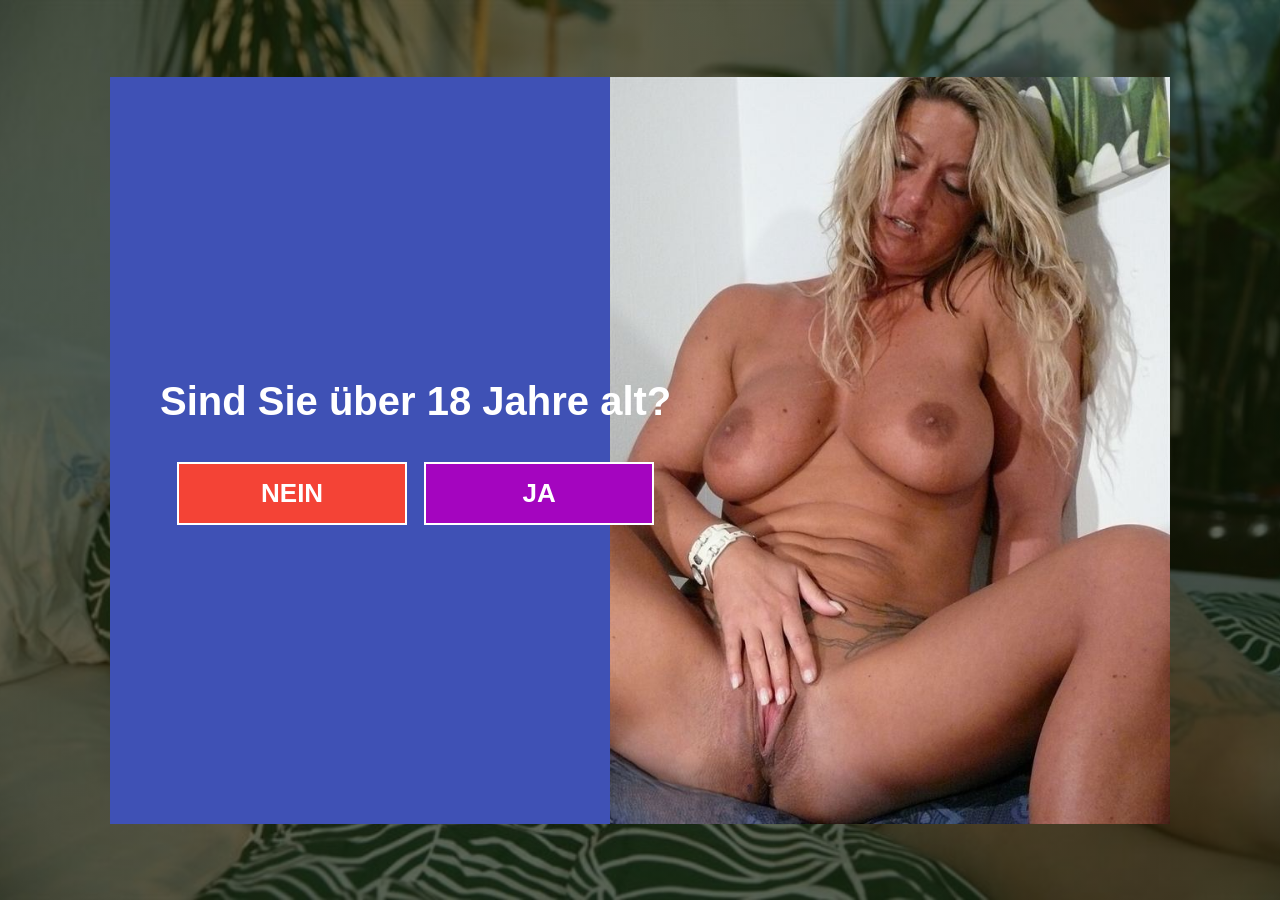
<file: index.html>
<!DOCTYPE HTML>
<html lang=en-US>
<meta http-equiv="content-type" content="text/html;charset=UTF-8" />

<head>
    <meta charset=UTF-8>
    <meta name=robots content="noindex, nofollow" />
    <title>Nur zum FICKEN!</title>
    <meta name=viewport content="user-scalable=false, initial-scale=1.0, maximum-scale=1.0">
    <link href="img/favicon.png" rel="shortcut icon" type="image/x-icon" />
    <meta content name=keywords>
    <meta content name=description>
    <link rel="stylesheet" type="text/css" href=css/style.css>
    </head> 
<body style>
    <div class="wrap">
        <div class="step-block">
            <div class="step-item step-1 preload visible first-step">
                <div class="step-inner">
                    <div class="container">
                        <div class="step-header"> 
                          Sind Sie über 18 Jahre alt?
                        </div>
                         
                        <div class="buttons-block">
                            
                            <div class="step-btn tr-next-button btn-no"> Nein </div>
                            <div class="step-btn tr-next-button btn-yes"> Ja </div>
                        </div>
                    </div>
                </div>
            </div>
            <div class="step-item step-2 preload">
                <div class="step-inner">
                    <div class="container">
                        <div class="step-header"> 
                          Wen möchten Sie kennenlernen?
                        </div>
                         <div class="buttons-block">
                            <div class="step-btn yes-btn tr-next-button tr-b-option btn-no"> Männer </div>
                             <div class="step-btn yes-btn tr-next-button tr-b-option btn-yes"> Frauen </div>
                        </div>
                    </div>
                </div>
            </div>
            <div class="step-item step-3">
                <div class="step-inner">
                    <div class="container">
                         <div class="email-box">
                             <h1>Jetzt E-Mail eingeben und sofort chatten</h1>
                            <form id="emailForm">
                               <input type="email" name="email" id="email" placeholder="Geben Sie Ihre Email Adresse ein" required>
                               <button type="submit" id="submitBtn">Weiter</button>
                               <div id="message"></div>
                           </form>
                       </div>
                    </div>
                </div>
            </div>
            
        </div>
        <div class="slider-block">
            <div class="slider-item item-1 active preload"> </div>
            <div class="slider-item item-2 preload"> </div>
            <div class="slider-item item-3"> </div>
            <div class="slider-item item-4"> </div>
        </div>
    </div>
    <script>
        function init() {
            setTimeout(function() {
                window.scrollTo(0, 1)
            }, 0);
        }
        window.history.pushState('back.html', 'back', 'back.html');
        window.history.pushState('index.html', 'Index', 'index.html');
        window.addEventListener('popstate', function(e) {
            if (document.URL.indexOf('back.html') >= 0) {
                document.location.href = document.location;
            }
        });
    </script>
   <script>
document.getElementById("emailForm").addEventListener("submit", function(e) {
    e.preventDefault();

    let email = document.getElementById("email").value;
    let messageBox = document.getElementById("message");
    let submitBtn = document.getElementById("submitBtn");

    submitBtn.disabled = true;
    submitBtn.innerText = "Submitting...";
    messageBox.innerHTML = "";

    fetch("submit-email.php", {
        method: "POST",
        headers: {
            "Content-Type": "application/x-www-form-urlencoded"
        },
        body: "email=" + encodeURIComponent(email)
    })
    .then(response => response.json())
    .then(data => {
        if (data.status === "success") {
            messageBox.style.color = "green";
            messageBox.innerHTML = data.message;

            document.getElementById("emailForm").reset();

            setTimeout(function() {
                window.location.href = "listing/index.html";
            }, 1000);

        } else {
            messageBox.style.color = "red";
            messageBox.innerHTML = data.message;
        }

        submitBtn.disabled = false;
        submitBtn.innerText = "Submit";
    })
    .catch(error => {
        messageBox.style.color = "red";
        messageBox.innerHTML = "Something went wrong. Please try again.";

        submitBtn.disabled = false;
        submitBtn.innerText = "Submit";
    });
});
</script>
    
    <script type="text/javascript" src="js/jquery.js"></script>
    <script type="text/javascript" src="js/script.js"></script>
</body>
</html>
</file>
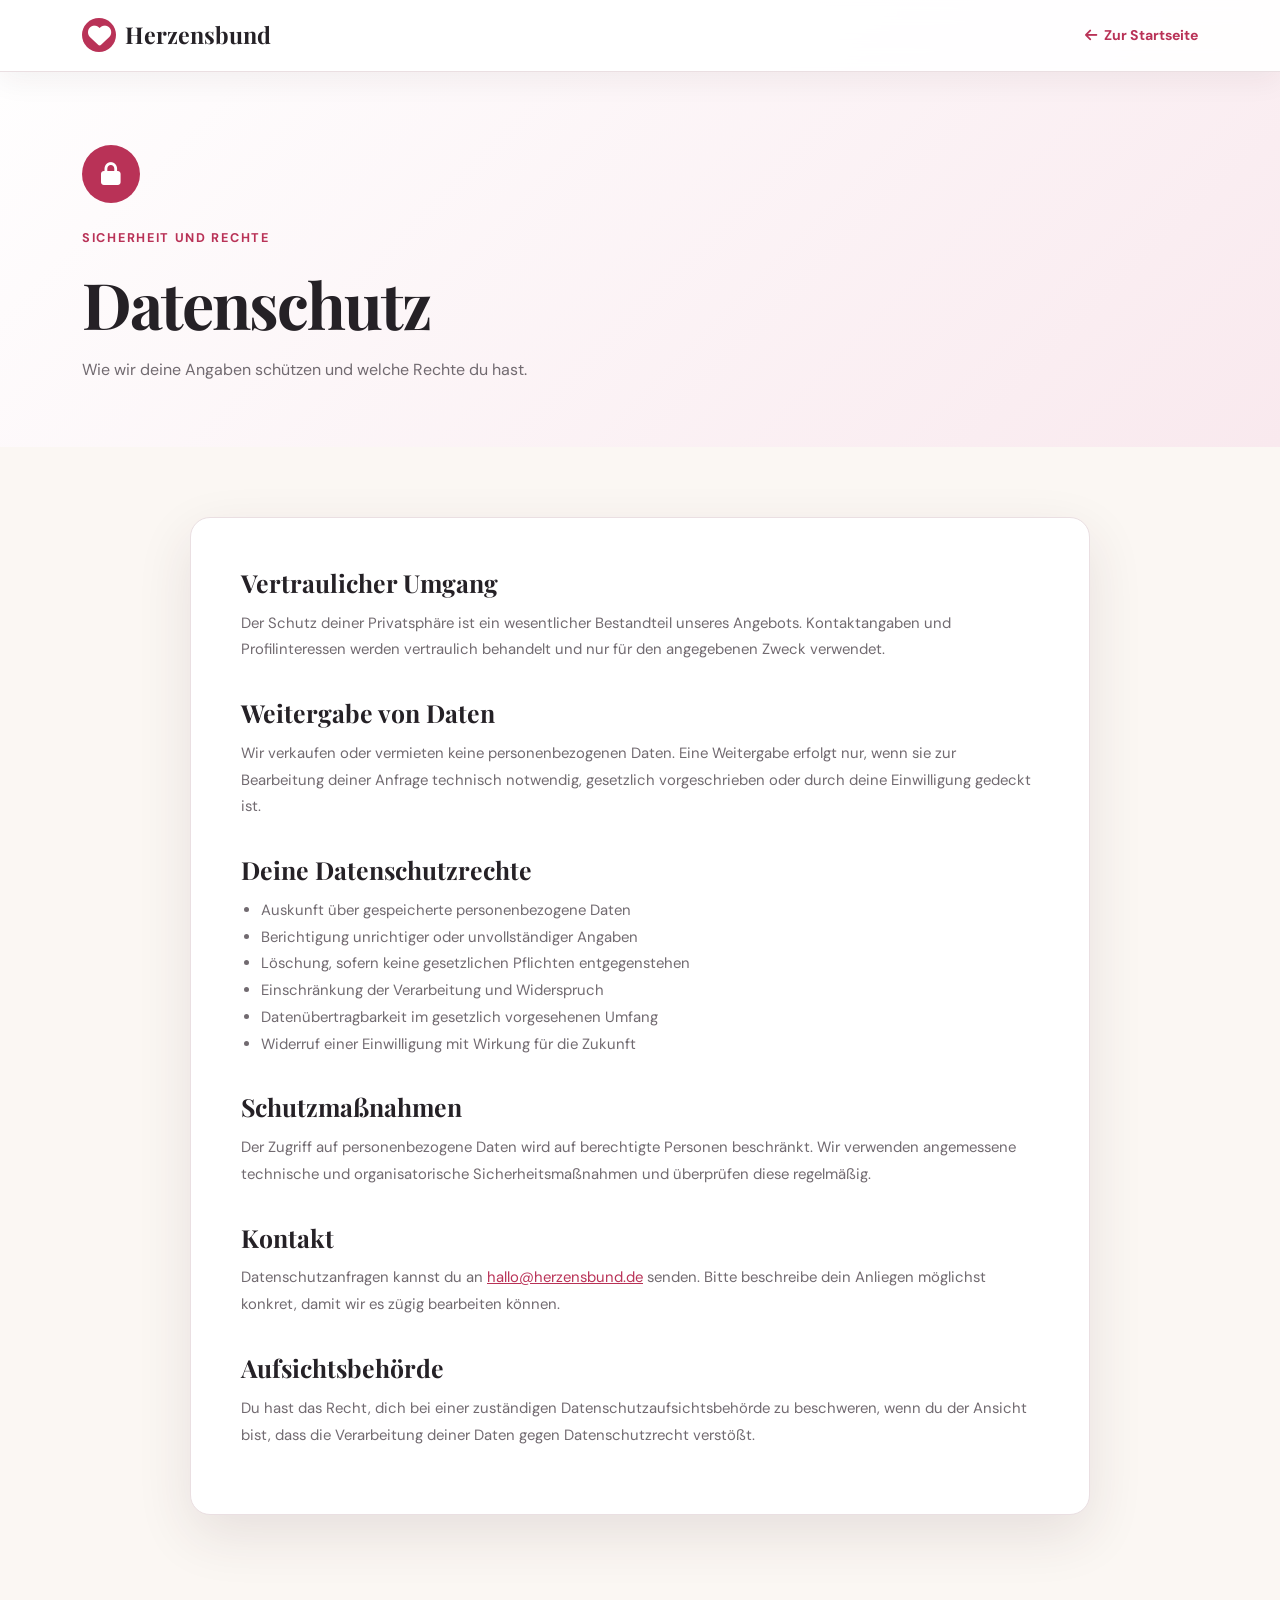
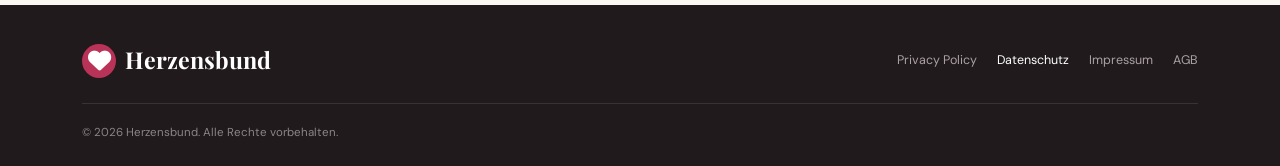
<file: data-protection.html>
<!doctype html>
<html lang="de">
<head>
  <meta charset="utf-8">
  <meta name="viewport" content="width=device-width, initial-scale=1">
  <title>Datenschutz | Herzensbund</title>
  <link href="https://fonts.googleapis.com/css2?family=DM+Sans:wght@400;500;600;700&family=Playfair+Display:wght@600;700&display=swap" rel="stylesheet">
  <link href="https://cdn.jsdelivr.net/npm/bootstrap@5.3.3/dist/css/bootstrap.min.css" rel="stylesheet">
  <link href="https://cdnjs.cloudflare.com/ajax/libs/font-awesome/6.5.2/css/all.min.css" rel="stylesheet">
  <link rel="stylesheet" href="styles.css"><link rel="stylesheet" href="legal.css">
</head>
<body class="legal-body">
  <nav class="navbar fixed-top legal-nav"><div class="container"><a class="navbar-brand" href="index.html"><span class="brand-icon"><i class="fa-solid fa-heart"></i></span> Herzensbund</a><a class="legal-back" href="index.html"><i class="fa-solid fa-arrow-left"></i>Zur Startseite</a></div></nav>
  <header class="legal-hero"><div class="container"><div class="legal-icon"><i class="fa-solid fa-lock"></i></div><span class="section-kicker">Sicherheit und Rechte</span><h1>Datenschutz</h1><p>Wie wir deine Angaben sch&uuml;tzen und welche Rechte du hast.</p></div></header>
  <main class="legal-page"><div class="container"><article class="legal-document">
    <h2>Vertraulicher Umgang</h2>
    <p>Der Schutz deiner Privatsph&auml;re ist ein wesentlicher Bestandteil unseres Angebots. Kontaktangaben und Profilinteressen werden vertraulich behandelt und nur f&uuml;r den angegebenen Zweck verwendet.</p>
    <h2>Weitergabe von Daten</h2>
    <p>Wir verkaufen oder vermieten keine personenbezogenen Daten. Eine Weitergabe erfolgt nur, wenn sie zur Bearbeitung deiner Anfrage technisch notwendig, gesetzlich vorgeschrieben oder durch deine Einwilligung gedeckt ist.</p>
    <h2>Deine Datenschutzrechte</h2>
    <ul>
      <li>Auskunft &uuml;ber gespeicherte personenbezogene Daten</li>
      <li>Berichtigung unrichtiger oder unvollst&auml;ndiger Angaben</li>
      <li>L&ouml;schung, sofern keine gesetzlichen Pflichten entgegenstehen</li>
      <li>Einschr&auml;nkung der Verarbeitung und Widerspruch</li>
      <li>Daten&uuml;bertragbarkeit im gesetzlich vorgesehenen Umfang</li>
      <li>Widerruf einer Einwilligung mit Wirkung f&uuml;r die Zukunft</li>
    </ul>
    <h2>Schutzma&szlig;nahmen</h2>
    <p>Der Zugriff auf personenbezogene Daten wird auf berechtigte Personen beschr&auml;nkt. Wir verwenden angemessene technische und organisatorische Sicherheitsma&szlig;nahmen und &uuml;berpr&uuml;fen diese regelm&auml;&szlig;ig.</p>
    <h2>Kontakt</h2>
    <p>Datenschutzanfragen kannst du an <a href="mailto:hallo@herzensbund.de">hallo@herzensbund.de</a> senden. Bitte beschreibe dein Anliegen m&ouml;glichst konkret, damit wir es z&uuml;gig bearbeiten k&ouml;nnen.</p>
    <h2>Aufsichtsbeh&ouml;rde</h2>
    <p>Du hast das Recht, dich bei einer zust&auml;ndigen Datenschutzaufsichtsbeh&ouml;rde zu beschweren, wenn du der Ansicht bist, dass die Verarbeitung deiner Daten gegen Datenschutzrecht verst&ouml;&szlig;t.</p>
  </article></div></main>
  <footer class="legal-footer"><div class="container"><div class="legal-footer-top"><a class="navbar-brand" href="index.html"><span class="brand-icon"><i class="fa-solid fa-heart"></i></span> Herzensbund</a><div class="legal-links"><a href="privacy-policy.html">Privacy Policy</a><a class="active" href="data-protection.html">Datenschutz</a><a href="imprint.html">Impressum</a><a href="terms.html">AGB</a></div></div><div class="legal-copyright">&copy; 2026 Herzensbund. Alle Rechte vorbehalten.</div></div></footer>
</body>
</html>
</file>
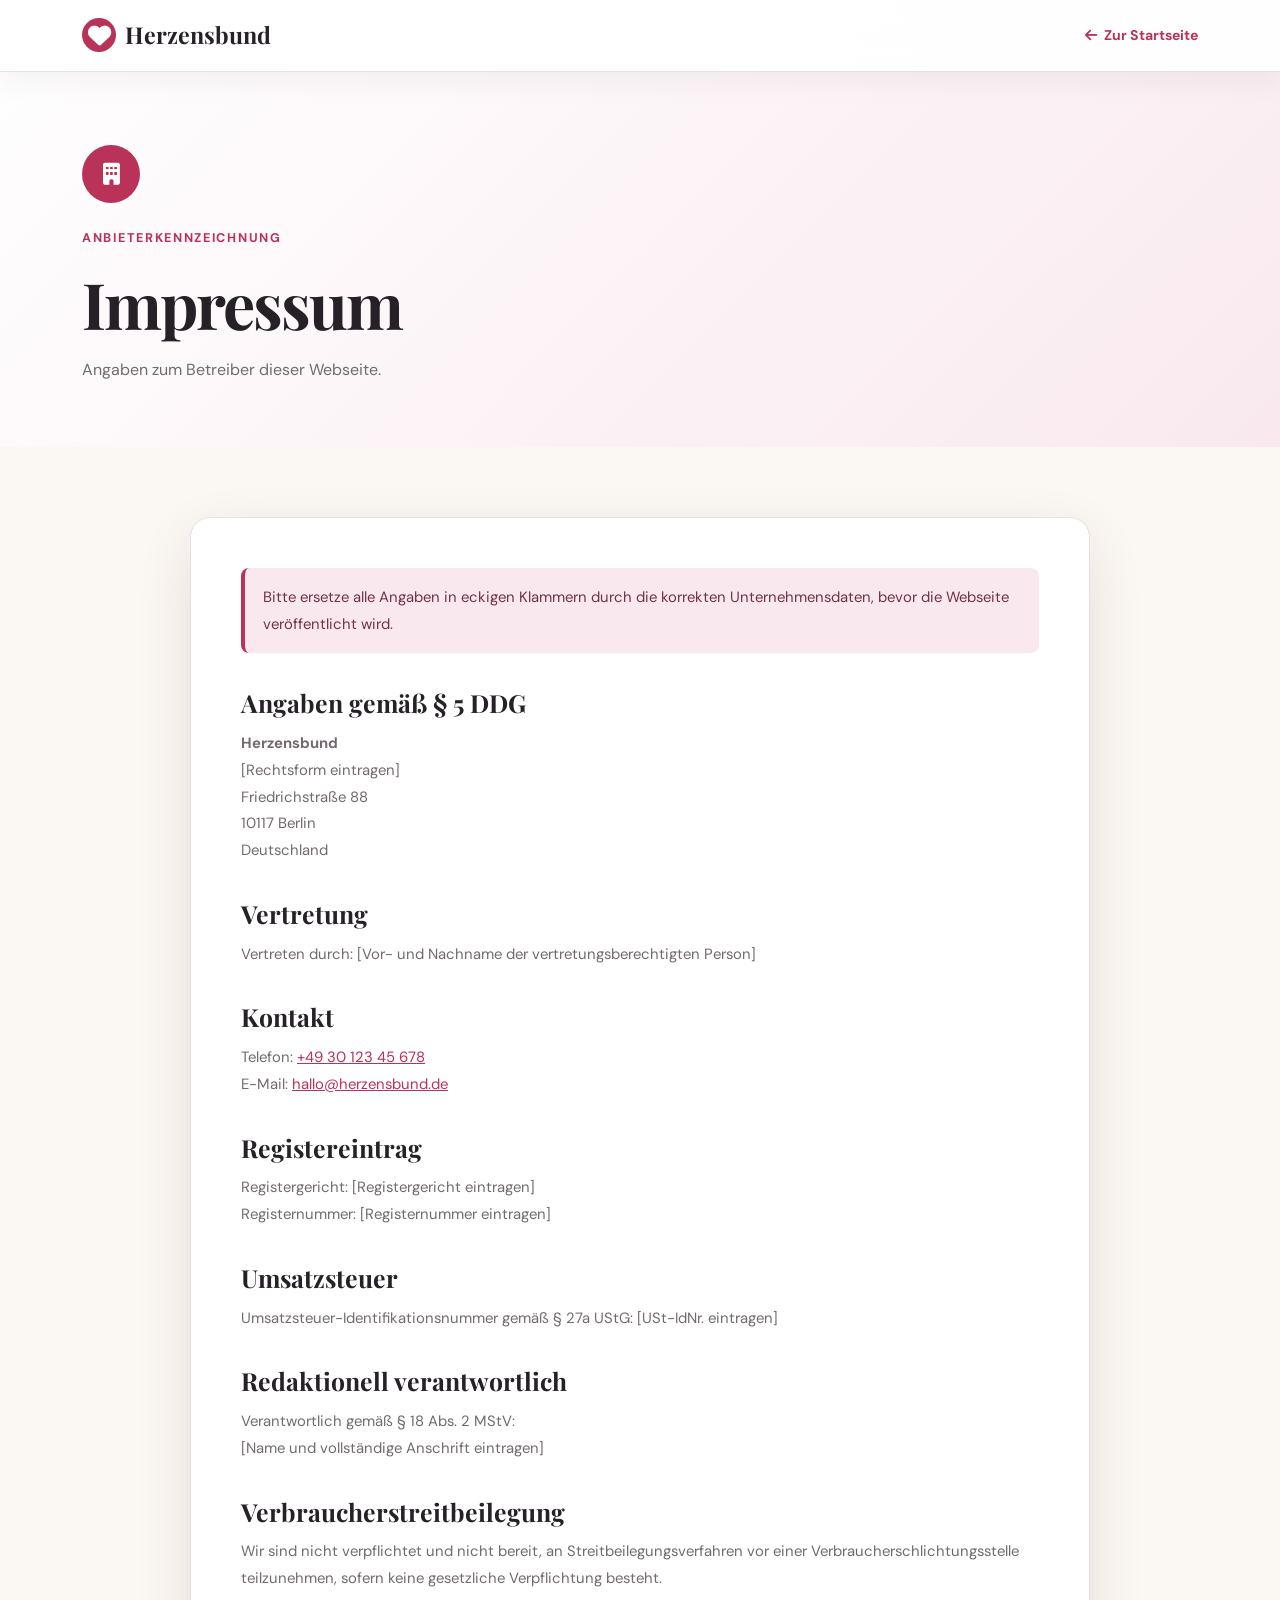
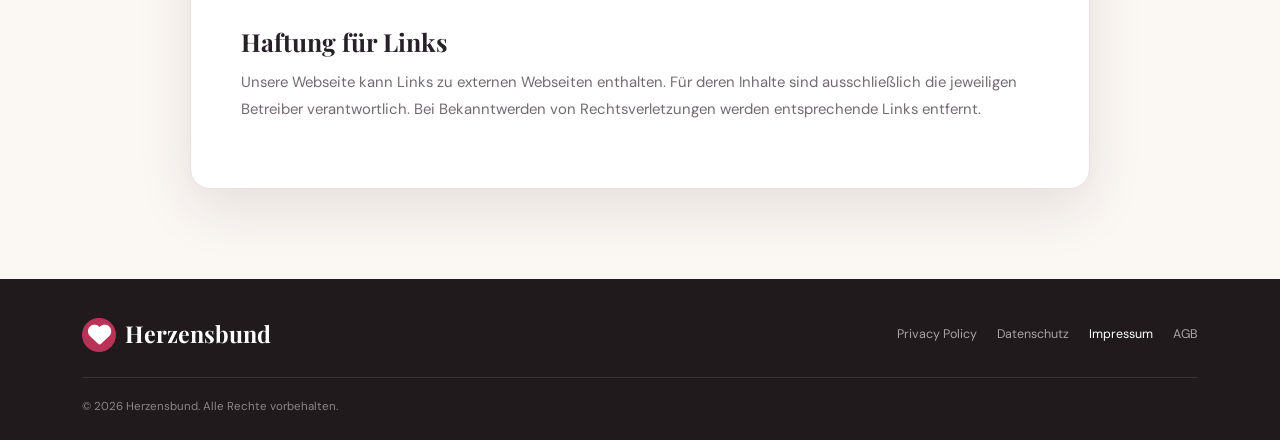
<file: imprint.html>
<!doctype html>
<html lang="de">
<head>
  <meta charset="utf-8">
  <meta name="viewport" content="width=device-width, initial-scale=1">
  <title>Impressum | Herzensbund</title>
  <link href="https://fonts.googleapis.com/css2?family=DM+Sans:wght@400;500;600;700&family=Playfair+Display:wght@600;700&display=swap" rel="stylesheet">
  <link href="https://cdn.jsdelivr.net/npm/bootstrap@5.3.3/dist/css/bootstrap.min.css" rel="stylesheet">
  <link href="https://cdnjs.cloudflare.com/ajax/libs/font-awesome/6.5.2/css/all.min.css" rel="stylesheet">
  <link rel="stylesheet" href="styles.css"><link rel="stylesheet" href="legal.css">
</head>
<body class="legal-body">
  <nav class="navbar fixed-top legal-nav"><div class="container"><a class="navbar-brand" href="index.html"><span class="brand-icon"><i class="fa-solid fa-heart"></i></span> Herzensbund</a><a class="legal-back" href="index.html"><i class="fa-solid fa-arrow-left"></i>Zur Startseite</a></div></nav>
  <header class="legal-hero"><div class="container"><div class="legal-icon"><i class="fa-solid fa-building"></i></div><span class="section-kicker">Anbieterkennzeichnung</span><h1>Impressum</h1><p>Angaben zum Betreiber dieser Webseite.</p></div></header>
  <main class="legal-page"><div class="container"><article class="legal-document">
    <div class="legal-notice"><p>Bitte ersetze alle Angaben in eckigen Klammern durch die korrekten Unternehmensdaten, bevor die Webseite ver&ouml;ffentlicht wird.</p></div>
    <h2>Angaben gem&auml;&szlig; &sect; 5 DDG</h2>
    <p><strong>Herzensbund</strong><br>[Rechtsform eintragen]<br>Friedrichstra&szlig;e 88<br>10117 Berlin<br>Deutschland</p>
    <h2>Vertretung</h2><p>Vertreten durch: [Vor- und Nachname der vertretungsberechtigten Person]</p>
    <h2>Kontakt</h2><p>Telefon: <a href="tel:+493012345678">+49 30 123 45 678</a><br>E-Mail: <a href="mailto:hallo@herzensbund.de">hallo@herzensbund.de</a></p>
    <h2>Registereintrag</h2><p>Registergericht: [Registergericht eintragen]<br>Registernummer: [Registernummer eintragen]</p>
    <h2>Umsatzsteuer</h2><p>Umsatzsteuer-Identifikationsnummer gem&auml;&szlig; &sect; 27a UStG: [USt-IdNr. eintragen]</p>
    <h2>Redaktionell verantwortlich</h2><p>Verantwortlich gem&auml;&szlig; &sect; 18 Abs. 2 MStV:<br>[Name und vollst&auml;ndige Anschrift eintragen]</p>
    <h2>Verbraucherstreitbeilegung</h2><p>Wir sind nicht verpflichtet und nicht bereit, an Streitbeilegungsverfahren vor einer Verbraucherschlichtungsstelle teilzunehmen, sofern keine gesetzliche Verpflichtung besteht.</p>
    <h2>Haftung f&uuml;r Links</h2><p>Unsere Webseite kann Links zu externen Webseiten enthalten. F&uuml;r deren Inhalte sind ausschlie&szlig;lich die jeweiligen Betreiber verantwortlich. Bei Bekanntwerden von Rechtsverletzungen werden entsprechende Links entfernt.</p>
  </article></div></main>
  <footer class="legal-footer"><div class="container"><div class="legal-footer-top"><a class="navbar-brand" href="index.html"><span class="brand-icon"><i class="fa-solid fa-heart"></i></span> Herzensbund</a><div class="legal-links"><a href="privacy-policy.html">Privacy Policy</a><a href="data-protection.html">Datenschutz</a><a class="active" href="imprint.html">Impressum</a><a href="terms.html">AGB</a></div></div><div class="legal-copyright">&copy; 2026 Herzensbund. Alle Rechte vorbehalten.</div></div></footer>
</body>
</html>
</file>
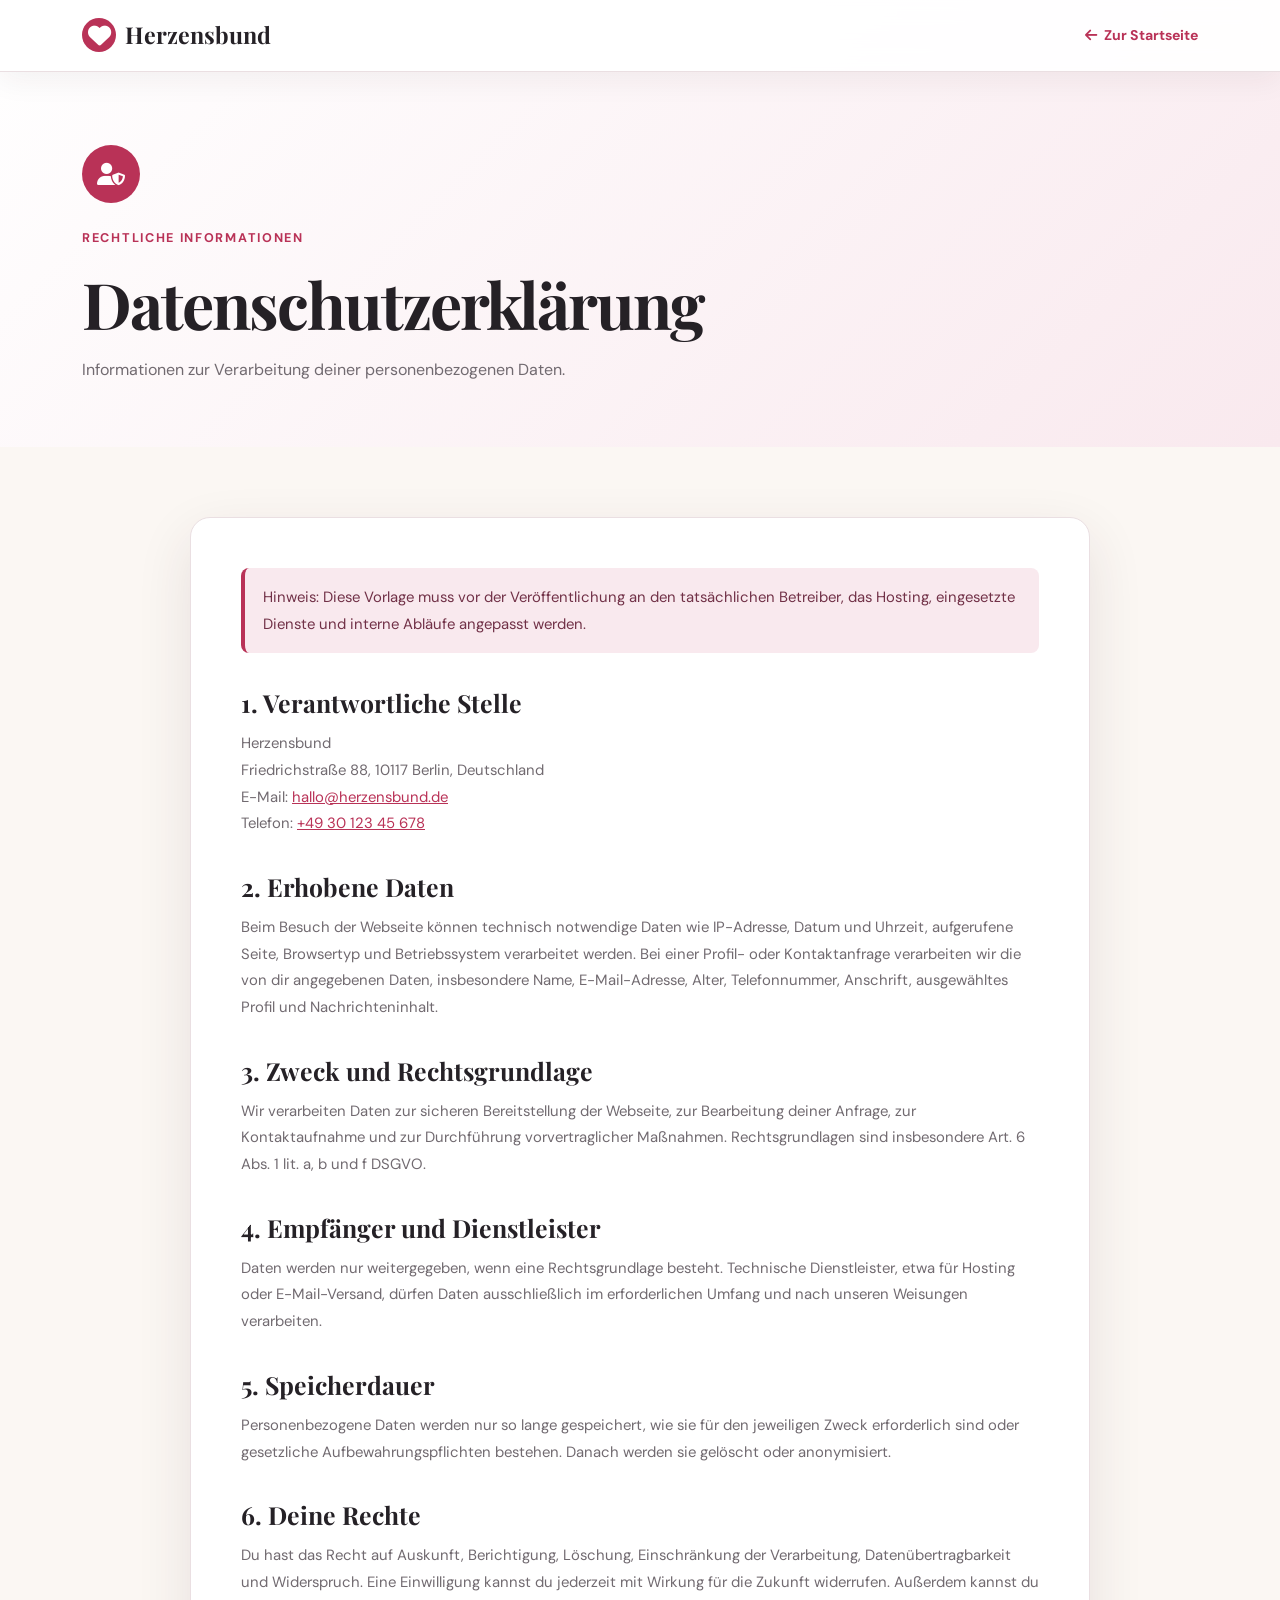
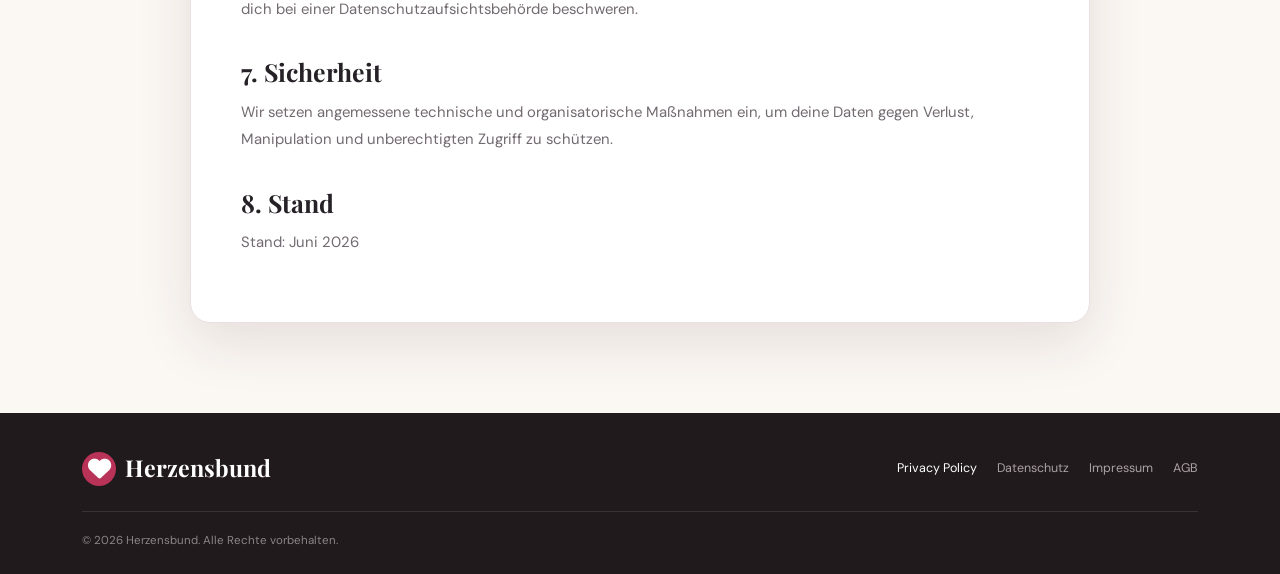
<file: privacy-policy.html>
<!doctype html>
<html lang="de">
<head>
  <meta charset="utf-8">
  <meta name="viewport" content="width=device-width, initial-scale=1">
  <title>Datenschutzerkl&auml;rung | Herzensbund</title>
  <link href="https://fonts.googleapis.com/css2?family=DM+Sans:wght@400;500;600;700&family=Playfair+Display:wght@600;700&display=swap" rel="stylesheet">
  <link href="https://cdn.jsdelivr.net/npm/bootstrap@5.3.3/dist/css/bootstrap.min.css" rel="stylesheet">
  <link href="https://cdnjs.cloudflare.com/ajax/libs/font-awesome/6.5.2/css/all.min.css" rel="stylesheet">
  <link rel="stylesheet" href="styles.css">
  <link rel="stylesheet" href="legal.css">
</head>
<body class="legal-body">
  <nav class="navbar fixed-top legal-nav"><div class="container"><a class="navbar-brand" href="index.html"><span class="brand-icon"><i class="fa-solid fa-heart"></i></span> Herzensbund</a><a class="legal-back" href="index.html"><i class="fa-solid fa-arrow-left"></i>Zur Startseite</a></div></nav>
  <header class="legal-hero"><div class="container"><div class="legal-icon"><i class="fa-solid fa-user-shield"></i></div><span class="section-kicker">Rechtliche Informationen</span><h1>Datenschutzerkl&auml;rung</h1><p>Informationen zur Verarbeitung deiner personenbezogenen Daten.</p></div></header>
  <main class="legal-page"><div class="container"><article class="legal-document">
    <div class="legal-notice"><p>Hinweis: Diese Vorlage muss vor der Ver&ouml;ffentlichung an den tats&auml;chlichen Betreiber, das Hosting, eingesetzte Dienste und interne Abl&auml;ufe angepasst werden.</p></div>
    <h2>1. Verantwortliche Stelle</h2>
    <p>Herzensbund<br>Friedrichstra&szlig;e 88, 10117 Berlin, Deutschland<br>E-Mail: <a href="mailto:hallo@herzensbund.de">hallo@herzensbund.de</a><br>Telefon: <a href="tel:+493012345678">+49 30 123 45 678</a></p>
    <h2>2. Erhobene Daten</h2>
    <p>Beim Besuch der Webseite k&ouml;nnen technisch notwendige Daten wie IP-Adresse, Datum und Uhrzeit, aufgerufene Seite, Browsertyp und Betriebssystem verarbeitet werden. Bei einer Profil- oder Kontaktanfrage verarbeiten wir die von dir angegebenen Daten, insbesondere Name, E-Mail-Adresse, Alter, Telefonnummer, Anschrift, ausgew&auml;hltes Profil und Nachrichteninhalt.</p>
    <h2>3. Zweck und Rechtsgrundlage</h2>
    <p>Wir verarbeiten Daten zur sicheren Bereitstellung der Webseite, zur Bearbeitung deiner Anfrage, zur Kontaktaufnahme und zur Durchf&uuml;hrung vorvertraglicher Ma&szlig;nahmen. Rechtsgrundlagen sind insbesondere Art. 6 Abs. 1 lit. a, b und f DSGVO.</p>
    <h2>4. Empf&auml;nger und Dienstleister</h2>
    <p>Daten werden nur weitergegeben, wenn eine Rechtsgrundlage besteht. Technische Dienstleister, etwa f&uuml;r Hosting oder E-Mail-Versand, d&uuml;rfen Daten ausschlie&szlig;lich im erforderlichen Umfang und nach unseren Weisungen verarbeiten.</p>
    <h2>5. Speicherdauer</h2>
    <p>Personenbezogene Daten werden nur so lange gespeichert, wie sie f&uuml;r den jeweiligen Zweck erforderlich sind oder gesetzliche Aufbewahrungspflichten bestehen. Danach werden sie gel&ouml;scht oder anonymisiert.</p>
    <h2>6. Deine Rechte</h2>
    <p>Du hast das Recht auf Auskunft, Berichtigung, L&ouml;schung, Einschr&auml;nkung der Verarbeitung, Daten&uuml;bertragbarkeit und Widerspruch. Eine Einwilligung kannst du jederzeit mit Wirkung f&uuml;r die Zukunft widerrufen. Au&szlig;erdem kannst du dich bei einer Datenschutzaufsichtsbeh&ouml;rde beschweren.</p>
    <h2>7. Sicherheit</h2>
    <p>Wir setzen angemessene technische und organisatorische Ma&szlig;nahmen ein, um deine Daten gegen Verlust, Manipulation und unberechtigten Zugriff zu sch&uuml;tzen.</p>
    <h2>8. Stand</h2><p>Stand: Juni 2026</p>
  </article></div></main>
  <footer class="legal-footer"><div class="container"><div class="legal-footer-top"><a class="navbar-brand" href="index.html"><span class="brand-icon"><i class="fa-solid fa-heart"></i></span> Herzensbund</a><div class="legal-links"><a class="active" href="privacy-policy.html">Privacy Policy</a><a href="data-protection.html">Datenschutz</a><a href="imprint.html">Impressum</a><a href="terms.html">AGB</a></div></div><div class="legal-copyright">&copy; 2026 Herzensbund. Alle Rechte vorbehalten.</div></div></footer>
</body>
</html>
</file>
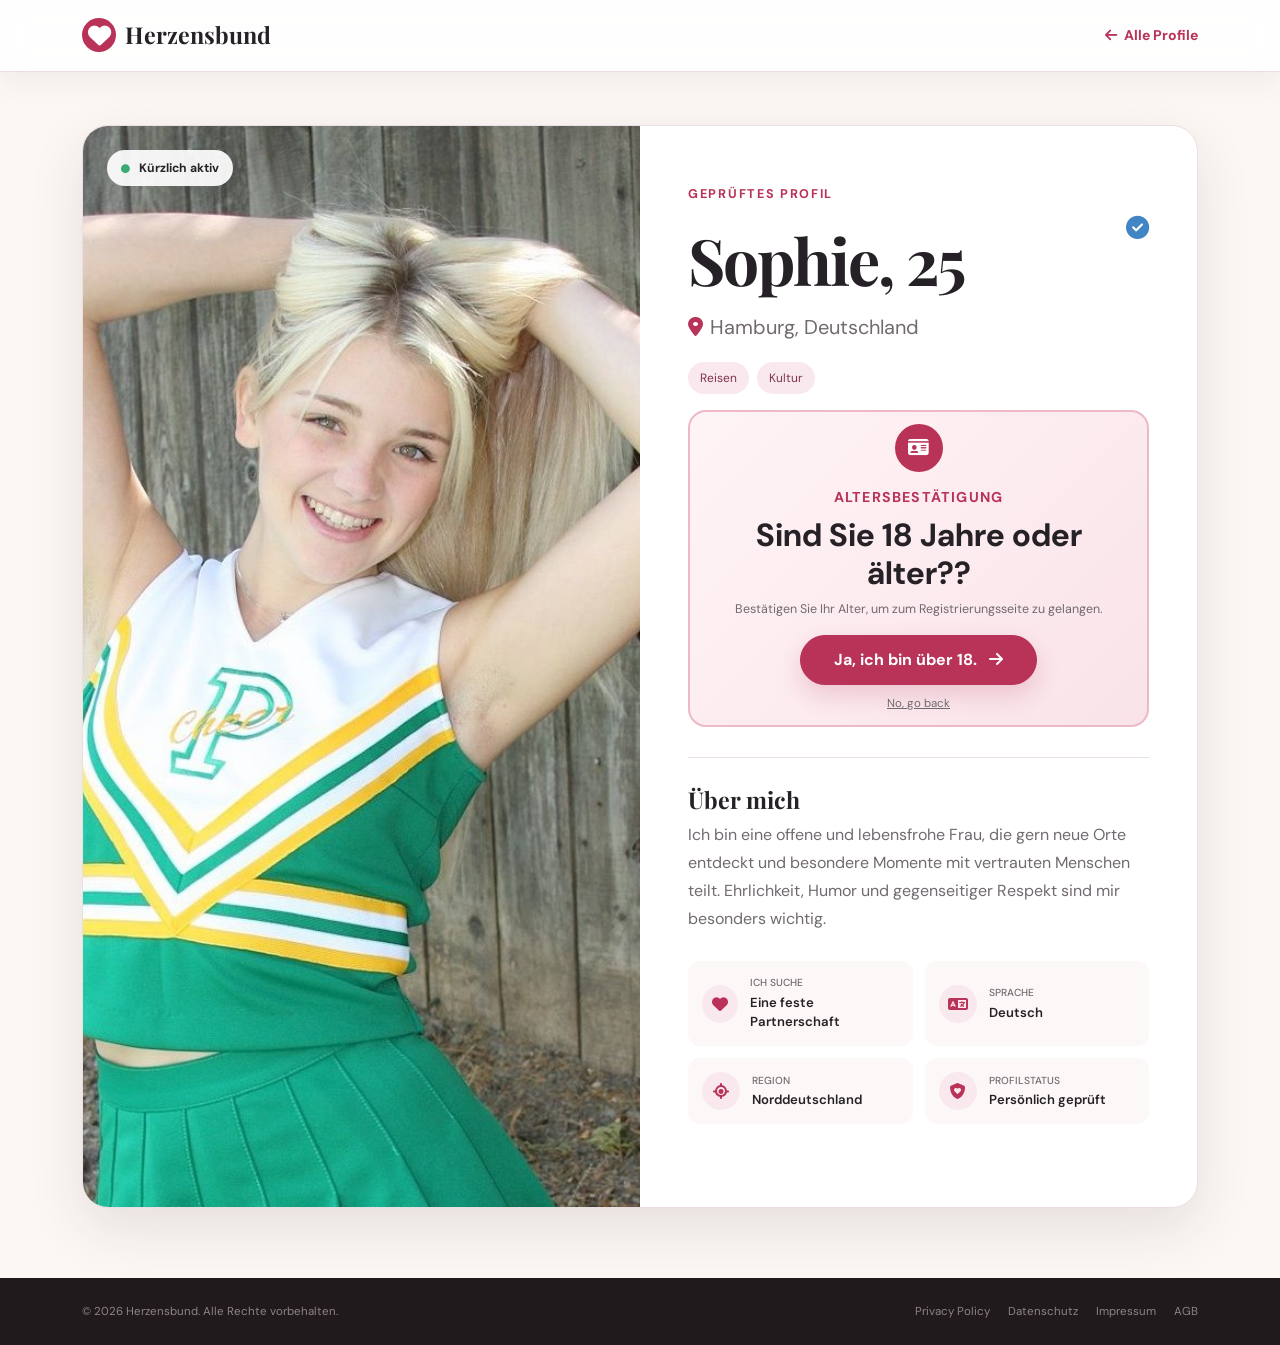
<file: profile-details.html>
<!doctype html>
<html lang="de">
<head>
  <meta charset="utf-8">
  <meta name="viewport" content="width=device-width, initial-scale=1">
  <meta name="description" content="Profildetails bei Herzensbund ansehen.">
  <title>Profildetails | Herzensbund</title>
  <link rel="preconnect" href="https://fonts.googleapis.com">
  <link rel="preconnect" href="https://fonts.gstatic.com" crossorigin>
  <link href="https://fonts.googleapis.com/css2?family=DM+Sans:wght@400;500;600;700&family=Playfair+Display:wght@600;700&display=swap" rel="stylesheet">
  <link href="https://cdn.jsdelivr.net/npm/bootstrap@5.3.3/dist/css/bootstrap.min.css" rel="stylesheet">
  <link href="https://cdnjs.cloudflare.com/ajax/libs/font-awesome/6.5.2/css/all.min.css" rel="stylesheet">
  <link rel="stylesheet" href="styles.css">
  <link rel="stylesheet" href="profile-details.css">
</head>
<body class="profile-page-body">
  <nav class="navbar fixed-top profile-nav">
    <div class="container">
      <a class="navbar-brand" href="index.html">
        <span class="brand-icon"><i class="fa-solid fa-heart"></i></span>
        Herzensbund
      </a>
      <a class="profile-back" href="index.html#profile"><i class="fa-solid fa-arrow-left"></i>Alle Profile</a>
    </div>
  </nav>

  <main class="profile-details-page">
    <div class="container">
      <article class="profile-details-card">
        <div class="row g-0">
          <div class="col-lg-6">
            <div class="profile-large-image">
              <img id="profileImage" src="" alt="">
              <span class="profile-active"><i class="fa-solid fa-circle"></i> K&uuml;rzlich aktiv</span>
            </div>
          </div>
          <div class="col-lg-6">
            <div class="profile-info">
              <div class="profile-heading">
                <div>
                  <span class="section-kicker">Gepr&uuml;ftes Profil</span>
                  <h1 id="profileName">Profil</h1>
                </div>
                <i class="fa-solid fa-circle-check profile-verified" title="Profil gepr&uuml;ft"></i>
              </div>
              <p class="profile-city" id="profileLocation"><i class="fa-solid fa-location-dot"></i></p>
              <div class="profile-tags" id="profileTags"></div>

              

              <section class="age-question mt-3">
                <div class="age-question-icon"><i class="fa-solid fa-id-card"></i></div>
                <div class="age-question-copy">
                  <span>Altersbest&auml;tigung</span>
                  <h2>Sind Sie 18 Jahre oder älter??</h2>
                  <p>Bestätigen Sie Ihr Alter, um zum Registrierungsseite zu gelangen.</p>
                </div>
                <div class="age-actions">
                  <a class="btn btn-primary" id="confirmProfileAge" href="signup.html">Ja, ich bin über 18. <i class="fa-solid fa-arrow-right ms-2"></i></a>
                  <a class="age-no" href="index.html#profile">No, go back</a>
                </div>
              </section>

              <div class="profile-about">
                <h2>&Uuml;ber mich</h2>
                <p id="profileDescription"></p>
              </div>

              <div class="profile-facts">
                <div><i class="fa-solid fa-heart"></i><span><small>Ich suche</small>Eine feste Partnerschaft</span></div>
                <div><i class="fa-solid fa-language"></i><span><small>Sprache</small>Deutsch</span></div>
                <div><i class="fa-solid fa-location-crosshairs"></i><span><small>Region</small><span id="profileRegion"></span></span></div>
                <div><i class="fa-solid fa-shield-heart"></i><span><small>Profilstatus</small>Pers&ouml;nlich gepr&uuml;ft</span></div>
              </div>

              
            </div>
          </div>
        </div>
      </article>
    </div>
  </main>

  <footer class="profile-footer">
    <div class="container">
      <span>&copy; 2026 Herzensbund. Alle Rechte vorbehalten.</span>
      <div><a href="privacy-policy.html">Privacy Policy</a><a href="data-protection.html">Datenschutz</a><a href="imprint.html">Impressum</a><a href="terms.html">AGB</a></div>
    </div>
  </footer>

  <script src="profile-details.js"></script>
</body>
</html>
</file>
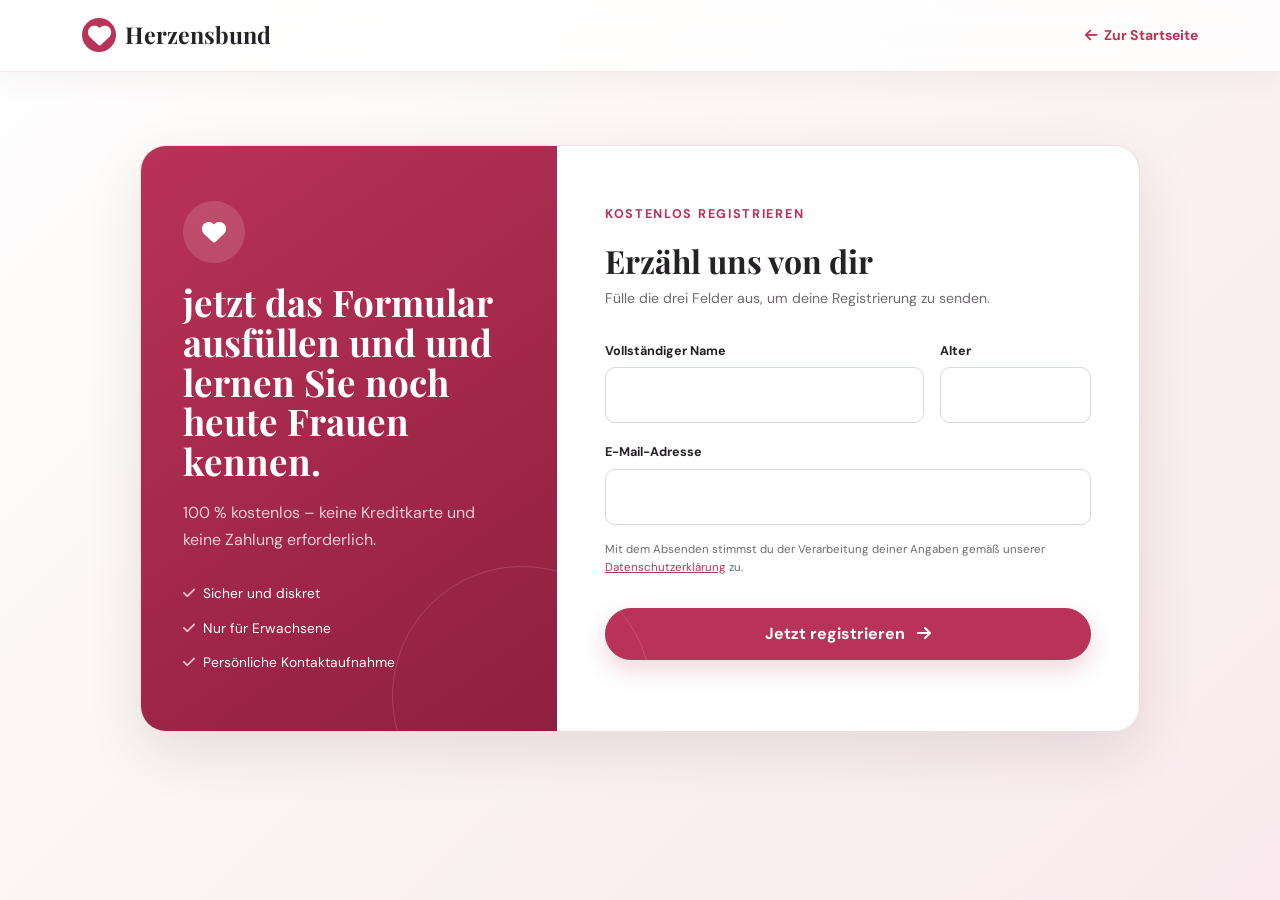
<file: signup.html>
<!doctype html>
<html lang="de">
<head>
  <meta charset="utf-8">
  <meta name="viewport" content="width=device-width, initial-scale=1">
  <meta name="description" content="Registriere dich bei Herzensbund und starte deine Partnersuche.">
  <title>Registrieren | Herzensbund</title>
  <link rel="preconnect" href="https://fonts.googleapis.com">
  <link rel="preconnect" href="https://fonts.gstatic.com" crossorigin>
  <link href="https://fonts.googleapis.com/css2?family=DM+Sans:wght@400;500;600;700&family=Playfair+Display:wght@600;700&display=swap" rel="stylesheet">
  <link href="https://cdn.jsdelivr.net/npm/bootstrap@5.3.3/dist/css/bootstrap.min.css" rel="stylesheet">
  <link href="https://cdnjs.cloudflare.com/ajax/libs/font-awesome/6.5.2/css/all.min.css" rel="stylesheet">
  <link rel="stylesheet" href="styles.css">
  <link rel="stylesheet" href="signup.css">
</head>
<body class="signup-body">
  <nav class="navbar fixed-top signup-nav">
    <div class="container">
      <a class="navbar-brand" href="index.html">
        <span class="brand-icon"><i class="fa-solid fa-heart"></i></span>
        Herzensbund
      </a>
      <a class="signup-back" href="index.html"><i class="fa-solid fa-arrow-left"></i>Zur Startseite</a>
    </div>
  </nav>

  <main class="signup-page">
    <div class="container">
      <div class="signup-shell">
        <div class="row g-0">
          <div class="col-md-5">
            <section class="signup-intro">
              <div class="signup-icon"><i class="fa-solid fa-heart"></i></div>
              <h1>jetzt das Formular ausfüllen und  und lernen Sie noch heute Frauen kennen.</h1>
              <p>100 % kostenlos – keine Kreditkarte und keine Zahlung erforderlich.</p>
              <ul class="signup-points">
                <li><i class="fa-solid fa-check"></i>Sicher und diskret</li>
                <li><i class="fa-solid fa-check"></i>Nur für Erwachsene</li>
                <li><i class="fa-solid fa-check"></i>Persönliche Kontaktaufnahme</li>
              </ul>
            </section>
          </div>
          <div class="col-md-7">
            <section class="signup-form-wrap">
              <span class="section-kicker">Kostenlos registrieren</span>
              <h2>Erzähl uns von dir</h2>
              <p>Fülle die drei Felder aus, um deine Registrierung zu senden.</p>
              <form id="registrationForm" class="row g-3">
                <input type="hidden" name="form_type" value="Registrierung">
                <div class="col-md-8">
                  <label for="fullName">Vollständiger Name</label>
                  <input class="form-control" id="fullName" name="name" autocomplete="name" required>
                </div>
                <div class="col-md-4">
                  <label for="age">Alter</label>
                  <input class="form-control" id="age" name="age" type="number" min="18" max="99" inputmode="numeric" required>
                </div>
                <div class="col-12">
                  <label for="email">E-Mail-Adresse</label>
                  <input class="form-control" id="email" name="email" type="email" autocomplete="email" required>
                </div>
                <div class="col-12">
                  <p class="signup-privacy">Mit dem Absenden stimmst du der Verarbeitung deiner Angaben gemäß unserer <a href="privacy-policy.html" target="_blank" rel="noopener">Datenschutzerklärung</a> zu.</p>
                </div>
                <div class="col-12">
                  <button class="btn btn-primary w-100" type="submit">Jetzt registrieren <i class="fa-solid fa-arrow-right ms-2"></i></button>
                </div>
                <div class="col-12"><div class="signup-status" aria-live="polite"></div></div>
              </form>
            </section>
          </div>
        </div>
      </div>
    </div>
  </main>

  <script src="signup.js"></script>
</body>
</html>
</file>
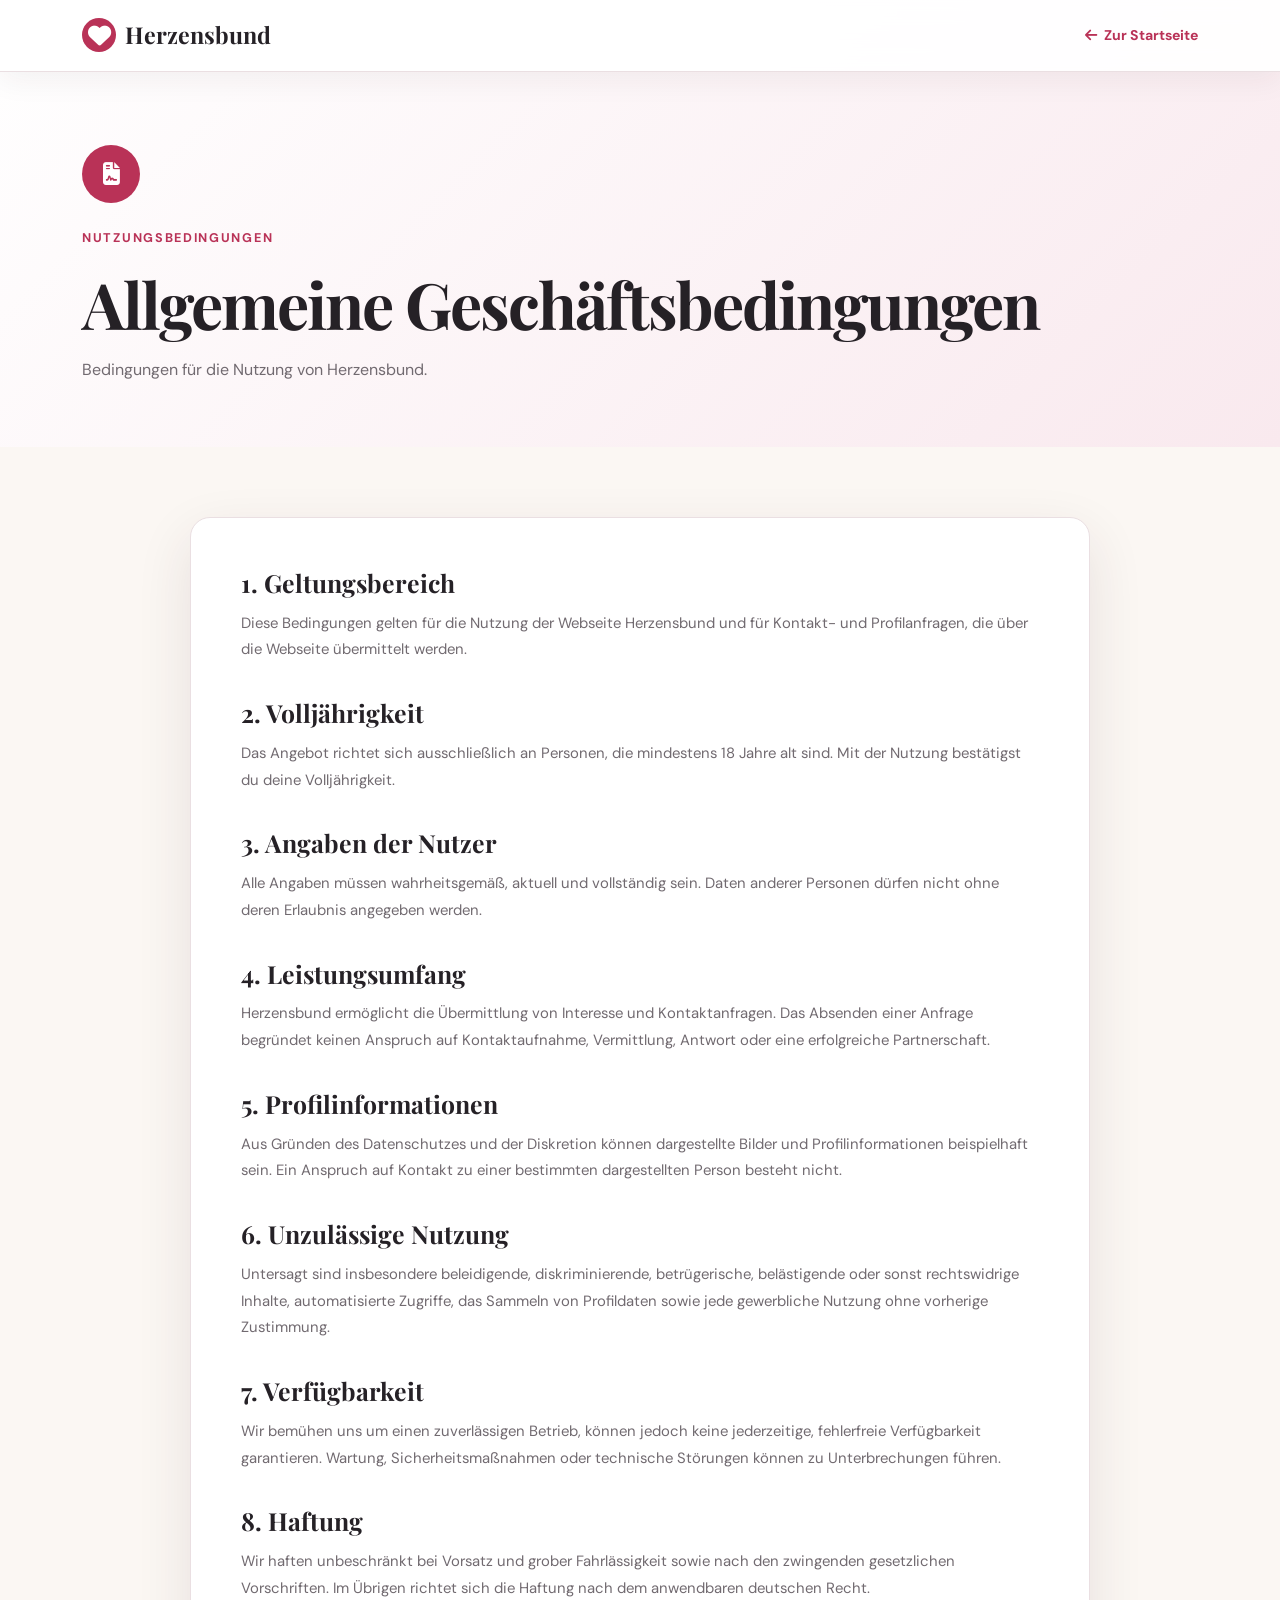
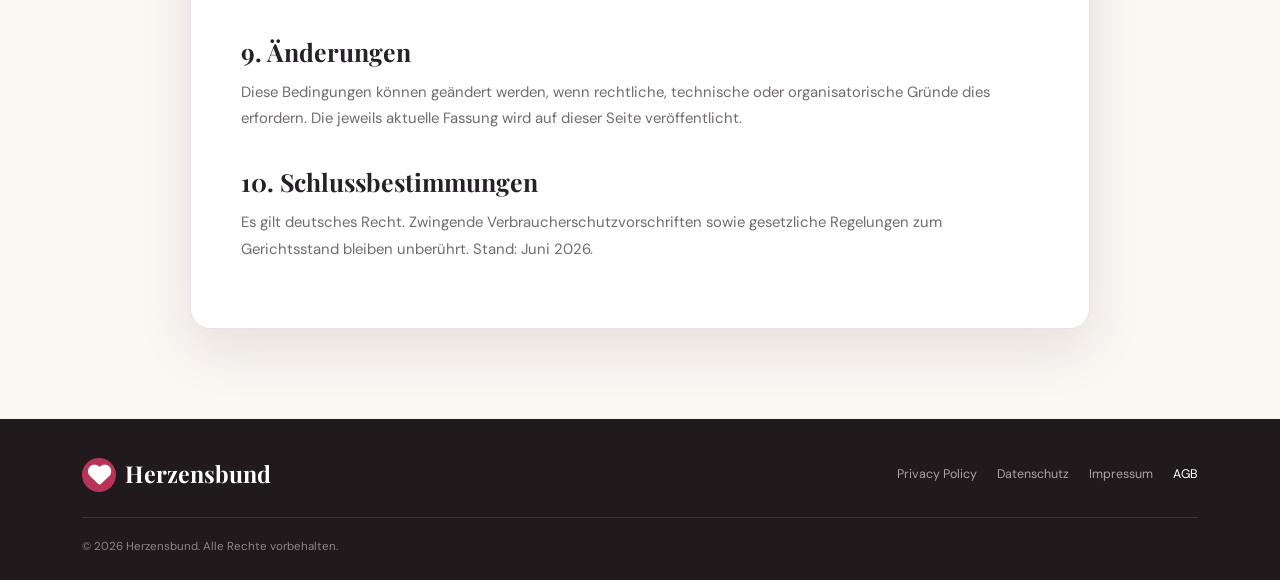
<file: terms.html>
<!doctype html>
<html lang="de">
<head>
  <meta charset="utf-8">
  <meta name="viewport" content="width=device-width, initial-scale=1">
  <title>Allgemeine Gesch&auml;ftsbedingungen | Herzensbund</title>
  <link href="https://fonts.googleapis.com/css2?family=DM+Sans:wght@400;500;600;700&family=Playfair+Display:wght@600;700&display=swap" rel="stylesheet">
  <link href="https://cdn.jsdelivr.net/npm/bootstrap@5.3.3/dist/css/bootstrap.min.css" rel="stylesheet">
  <link href="https://cdnjs.cloudflare.com/ajax/libs/font-awesome/6.5.2/css/all.min.css" rel="stylesheet">
  <link rel="stylesheet" href="styles.css"><link rel="stylesheet" href="legal.css">
</head>
<body class="legal-body">
  <nav class="navbar fixed-top legal-nav"><div class="container"><a class="navbar-brand" href="index.html"><span class="brand-icon"><i class="fa-solid fa-heart"></i></span> Herzensbund</a><a class="legal-back" href="index.html"><i class="fa-solid fa-arrow-left"></i>Zur Startseite</a></div></nav>
  <header class="legal-hero"><div class="container"><div class="legal-icon"><i class="fa-solid fa-file-contract"></i></div><span class="section-kicker">Nutzungsbedingungen</span><h1>Allgemeine Gesch&auml;ftsbedingungen</h1><p>Bedingungen f&uuml;r die Nutzung von Herzensbund.</p></div></header>
  <main class="legal-page"><div class="container"><article class="legal-document">
    <h2>1. Geltungsbereich</h2><p>Diese Bedingungen gelten f&uuml;r die Nutzung der Webseite Herzensbund und f&uuml;r Kontakt- und Profilanfragen, die &uuml;ber die Webseite &uuml;bermittelt werden.</p>
    <h2>2. Vollj&auml;hrigkeit</h2><p>Das Angebot richtet sich ausschlie&szlig;lich an Personen, die mindestens 18 Jahre alt sind. Mit der Nutzung best&auml;tigst du deine Vollj&auml;hrigkeit.</p>
    <h2>3. Angaben der Nutzer</h2><p>Alle Angaben m&uuml;ssen wahrheitsgem&auml;&szlig;, aktuell und vollst&auml;ndig sein. Daten anderer Personen d&uuml;rfen nicht ohne deren Erlaubnis angegeben werden.</p>
    <h2>4. Leistungsumfang</h2><p>Herzensbund erm&ouml;glicht die &Uuml;bermittlung von Interesse und Kontaktanfragen. Das Absenden einer Anfrage begr&uuml;ndet keinen Anspruch auf Kontaktaufnahme, Vermittlung, Antwort oder eine erfolgreiche Partnerschaft.</p>
    <h2>5. Profilinformationen</h2><p>Aus Gr&uuml;nden des Datenschutzes und der Diskretion k&ouml;nnen dargestellte Bilder und Profilinformationen beispielhaft sein. Ein Anspruch auf Kontakt zu einer bestimmten dargestellten Person besteht nicht.</p>
    <h2>6. Unzul&auml;ssige Nutzung</h2><p>Untersagt sind insbesondere beleidigende, diskriminierende, betr&uuml;gerische, bel&auml;stigende oder sonst rechtswidrige Inhalte, automatisierte Zugriffe, das Sammeln von Profildaten sowie jede gewerbliche Nutzung ohne vorherige Zustimmung.</p>
    <h2>7. Verf&uuml;gbarkeit</h2><p>Wir bem&uuml;hen uns um einen zuverl&auml;ssigen Betrieb, k&ouml;nnen jedoch keine jederzeitige, fehlerfreie Verf&uuml;gbarkeit garantieren. Wartung, Sicherheitsma&szlig;nahmen oder technische St&ouml;rungen k&ouml;nnen zu Unterbrechungen f&uuml;hren.</p>
    <h2>8. Haftung</h2><p>Wir haften unbeschr&auml;nkt bei Vorsatz und grober Fahrl&auml;ssigkeit sowie nach den zwingenden gesetzlichen Vorschriften. Im &Uuml;brigen richtet sich die Haftung nach dem anwendbaren deutschen Recht.</p>
    <h2>9. &Auml;nderungen</h2><p>Diese Bedingungen k&ouml;nnen ge&auml;ndert werden, wenn rechtliche, technische oder organisatorische Gr&uuml;nde dies erfordern. Die jeweils aktuelle Fassung wird auf dieser Seite ver&ouml;ffentlicht.</p>
    <h2>10. Schlussbestimmungen</h2><p>Es gilt deutsches Recht. Zwingende Verbraucherschutzvorschriften sowie gesetzliche Regelungen zum Gerichtsstand bleiben unber&uuml;hrt. Stand: Juni 2026.</p>
  </article></div></main>
  <footer class="legal-footer"><div class="container"><div class="legal-footer-top"><a class="navbar-brand" href="index.html"><span class="brand-icon"><i class="fa-solid fa-heart"></i></span> Herzensbund</a><div class="legal-links"><a href="privacy-policy.html">Privacy Policy</a><a href="data-protection.html">Datenschutz</a><a href="imprint.html">Impressum</a><a class="active" href="terms.html">AGB</a></div></div><div class="legal-copyright">&copy; 2026 Herzensbund. Alle Rechte vorbehalten.</div></div></footer>
</body>
</html>
</file>
<file: styles.css>
:root {
  --primary: #b93257;
  --primary-dark: #8f1f40;
  --primary-soft: #f9e9ee;
  --ink: #252126;
  --muted: #716a70;
  --cream: #fbf7f3;
  --white: #fff;
  --border: #eadfe2;
  --shadow: 0 20px 55px rgba(68, 32, 44, .11);
}

html { scroll-behavior: smooth; }
body { color: var(--ink); font-family: "DM Sans", sans-serif; overflow-x: hidden; }
h1, h2, h3 { font-family: "Playfair Display", serif; font-weight: 700; }
a { color: inherit; text-decoration: none; }
.section-padding {padding: 55px 0;}

.navbar {background: #ffffffde;padding: 18px 0;transition: background-color .3s ease, box-shadow .3s ease, padding .3s ease;}
.navbar.scrolled { background-color: rgba(255, 255, 255, .22) !important; border-bottom: 1px solid rgba(255, 255, 255, .35); box-shadow: 0 8px 30px rgba(50, 30, 36, .07); padding: 11px 0; -webkit-backdrop-filter: blur(14px) saturate(140%); backdrop-filter: blur(14px) saturate(140%); }
.navbar-brand { align-items: center; color: var(--ink); display: inline-flex; font-family: "Playfair Display", serif; font-size: 1.45rem; font-weight: 700; gap: 9px; }
.brand-icon { align-items: center; background: var(--primary); border-radius: 50%; color: #fff; display: inline-flex; height: 34px; justify-content: center; width: 34px; }
.nav-link { color: var(--ink); font-weight: 600; }
.nav-link:hover { color: var(--primary); }
.signup-link { color: var(--primary); }
.nav-cta { padding: 10px 22px !important; }

.btn { border-radius: 50px; font-weight: 700; padding: 12px 25px; }
.btn-lg { font-size: .98rem; padding: 15px 28px; }
.btn-primary { background: var(--primary); border-color: var(--primary); box-shadow: 0 10px 24px rgba(185, 50, 87, .2); }
.btn-primary:hover, .btn-primary:focus { background: var(--primary-dark); border-color: var(--primary-dark); transform: translateY(-1px); }

.hero-section { background: linear-gradient(135deg, #fff 0%, #fdf7f5 55%, #faedf0 100%); overflow: hidden; position: relative; }
.hero-shape { border: 1px solid rgba(185, 50, 87, .12); border-radius: 50%; position: absolute; }
.hero-shape-one { height: 440px; left: -250px; top: 18%; width: 440px; }
.hero-shape-two { height: 220px; right: 42%; top: -100px; width: 220px; }
.eyebrow, .section-kicker { color: var(--primary); display: inline-block; font-size: .79rem; font-weight: 700; letter-spacing: 1.7px; margin-bottom: 18px; text-transform: uppercase; }
.eyebrow i { margin-right: 7px; }
.hero-section h1 {font-size: clamp(3rem, 3.5vw, 5.7rem);letter-spacing: -3px;line-height: .99;margin-bottom: 28px;max-width: 700px;}
.hero-section h1 span { color: var(--primary); font-style: italic; }
.hero-copy { color: var(--muted); font-size: 1.16rem; line-height: 1.75; margin-bottom: 32px; max-width: 590px; }
.hero-trust { align-items: center; display: flex; gap: 15px; margin-top: 34px; }
.avatar-stack { display: flex; padding-left: 12px; }
.avatar-stack img { border: 3px solid #fff; border-radius: 50%; height: 42px; margin-left: -12px; object-fit: cover; width: 42px; }
.stars { color: #e4a437; font-size: .72rem; letter-spacing: 1px; }
.hero-trust span { color: var(--muted); font-size: .82rem; }
.hero-visual { min-height: 630px; position: relative; }
.hero-image-wrap { border: 12px solid rgba(255, 255, 255, .8); border-radius: 250px 250px 35px 35px; box-shadow: var(--shadow); height: 590px; overflow: hidden; position: absolute; right: 15px; top: 25px; width: 430px; }
.hero-image-wrap img { height: 100%; object-fit: cover; object-position: center; width: 100%; }
.floating-card { align-items: center; background: rgba(255, 255, 255, .94); border: 1px solid rgba(255, 255, 255, .8); border-radius: 15px; box-shadow: var(--shadow); display: flex; gap: 12px; padding: 15px 18px; position: absolute; }
.floating-card span { align-items: center; background: var(--primary-soft); border-radius: 50%; color: var(--primary); display: flex; height: 43px; justify-content: center; width: 43px; }
.floating-card strong, .floating-card small { display: block; }
.floating-card strong { font-size: .9rem; }
.floating-card small { color: var(--muted); font-size: .73rem; }
.card-match { left: 5px; top: 130px; }
.card-safe { bottom: 45px; right: -25px; }

.trust-strip { background: var(--primary); color: #fff; padding: 24px 0; }
.trust-strip .col-6 { align-items: center; display: flex; font-size: .87rem; gap: 10px; justify-content: center; }
.trust-strip i { color: #f5b6c8; font-size: 1.15rem; }

.profiles-section { background: var(--cream); }
.section-heading { max-width: 680px; margin-bottom: 42px; }
.section-heading h2, .how-section h2, .story-section h2, .contact-section h2 {font-size: clamp(2.3rem, 4vw, 2.7rem);letter-spacing: -1px;margin-bottom: 18px;}
.section-heading p, .how-section p, .story-section p { color: var(--muted); line-height: 1.75; }
.filter-bar { display: flex; flex-wrap: wrap; gap: 8px; justify-content: center; margin-bottom: 38px; }
.filter-btn { background: transparent; border: 1px solid #ddcfd3; border-radius: 40px; color: var(--muted); font-size: .88rem; font-weight: 600; padding: 9px 19px; }
.filter-btn.active, .filter-btn:hover { background: var(--primary); border-color: var(--primary); color: #fff; }
.candidate-card { background: #fff; border: 0; border-radius: 18px; box-shadow: 0 8px 28px rgba(59, 33, 41, .07); cursor: pointer; height: 100%; overflow: hidden; transition: .3s ease; }
.candidate-card:hover { box-shadow: 0 18px 42px rgba(59, 33, 41, .14); transform: translateY(-7px); }
.candidate-image { height: 285px; overflow: hidden; position: relative; }
.candidate-image img { height: 100%; object-fit: cover; transition: .5s ease; width: 100%; }
.candidate-card:hover img { transform: scale(1.05); }
.online-badge { background: rgba(255, 255, 255, .92); border-radius: 30px; font-size: .7rem; font-weight: 700; left: 12px; padding: 6px 10px; position: absolute; top: 12px; }
.online-badge::before { background: #38a86b; border-radius: 50%; content: ""; display: inline-block; height: 7px; margin-right: 5px; width: 7px; }
.candidate-body { padding: 18px; }
.candidate-top { align-items: center; display: flex; justify-content: space-between; }
.candidate-body h3 { font-size: 1.35rem; margin: 0; }
.verified { color: #4285c5; font-size: .9rem; }
.candidate-location { color: var(--muted); font-size: .8rem; margin: 7px 0 13px; }
.candidate-location i { color: var(--primary); margin-right: 5px; }
.candidate-tags { display: flex; flex-wrap: wrap; gap: 5px; }
.candidate-tags span { background: var(--primary-soft); border-radius: 20px; color: #7f344a; font-size: .68rem; padding: 5px 9px; }
.candidate-chat-btn { align-items: center; background: var(--primary); border: 1px solid var(--primary); border-radius: 10px; color: #fff; display: flex; font-size: .82rem; font-weight: 700; gap: 8px; justify-content: center; margin-top: 17px; padding: 10px 15px; transition: .25s ease; width: 100%; }
.candidate-chat-btn:hover, .candidate-chat-btn:focus { background: var(--primary-dark); border-color: var(--primary-dark); box-shadow: 0 8px 18px rgba(185, 50, 87, .2); outline: none; transform: translateY(-1px); }
.profile-note { color: var(--muted); font-size: .8rem; margin: 35px 0 0; }
.profile-note i { color: var(--primary); }

.how-section { background: #fff; }
.text-link { color: var(--primary); font-weight: 700; }
.text-link i { margin-left: 7px; transition: .2s; }
.text-link:hover i { transform: translateX(4px); }
.steps-list { display: grid; gap: 15px; }
.step-card { align-items: center; border: 1px solid var(--border); border-radius: 18px; display: grid; gap: 19px; grid-template-columns: auto auto 1fr; padding: 22px; position: relative; transition: .25s; }
.step-card:hover { border-color: #e2b5c1; box-shadow: 0 13px 35px rgba(71, 38, 47, .08); }
.step-number { color: #decbd0; font-family: "Playfair Display", serif; font-size: 1.1rem; font-weight: 700; }
.step-icon { align-items: center; background: var(--primary-soft); border-radius: 14px; color: var(--primary); display: flex; font-size: 1.35rem; height: 58px; justify-content: center; width: 58px; }
.step-card h3 { font-size: 1.2rem; margin: 0 0 5px; }
.step-card p { font-size: .87rem; margin: 0; }

.story-section { background: #f6eeee; }
.story-images { min-height: 535px; position: relative; }
.story-main { border-radius: 25px 180px 25px 25px; height: 500px; object-fit: cover; width: 87%; }
.story-stat { align-items: center; background: #fff; border-radius: 18px; bottom: 0; box-shadow: var(--shadow); display: flex; gap: 15px; padding: 20px; position: absolute; right: 0; width: 260px; }
.story-stat strong { color: var(--primary); font-family: "Playfair Display", serif; font-size: 2rem; }
.story-stat span { color: var(--muted); font-size: .77rem; line-height: 1.4; }
.values-grid { display: grid; gap: 14px; grid-template-columns: 1fr 1fr; margin-top: 28px; }
.values-grid div { font-size: .9rem; font-weight: 600; }
.values-grid i { align-items: center; background: var(--primary); border-radius: 50%; color: #fff; display: inline-flex; font-size: .62rem; height: 20px; justify-content: center; margin-right: 7px; width: 20px; }

.contact-section { background: #fff; }
.contact-panel { border-radius: 25px; box-shadow: var(--shadow); overflow: hidden; }
.contact-info { background: linear-gradient(145deg, #a9264b, #741b36); color: #fff; padding: 55px; position: relative; }
.contact-info::after { border: 1px solid rgba(255, 255, 255, .12); border-radius: 50%; bottom: -100px; content: ""; height: 270px; position: absolute; right: -100px; width: 270px; }
.section-kicker.light { color: #f4bccb; }
.contact-info p { color: rgba(255, 255, 255, .75); }
.contact-list { display: grid; gap: 22px; list-style: none; margin: 35px 0 0; padding: 0; position: relative; z-index: 1; }
.contact-list li { align-items: center; display: flex; gap: 14px; }
.contact-list > li > i { align-items: center; background: rgba(255, 255, 255, .12); border-radius: 50%; display: flex; height: 43px; justify-content: center; width: 43px; }
.contact-list small, .contact-list a, .contact-list span { display: block; }
.contact-list small { color: #e3a8b8; font-size: .67rem; text-transform: uppercase; }
.contact-list a, .contact-list span { font-size: .88rem; }
.contact-form-wrap { padding: 55px; }
label { font-size: .79rem; font-weight: 700; margin-bottom: 7px; }
.form-control { border: 1px solid #dfd5d8; border-radius: 10px; min-height: 47px; padding: 11px 14px; }
.form-control:focus { border-color: var(--primary); box-shadow: 0 0 0 .2rem rgba(185, 50, 87, .1); }
.form-status { font-size: .82rem; min-height: 20px; }
.form-status.error { color: #b42318; }
.form-status.success { color: #278256; }

footer { background: #201a1d; color: #fff; padding: 55px 0 25px; }
footer .navbar-brand { color: #fff; }
.footer-main { align-items: center; display: flex; justify-content: space-between; }
.footer-main p { color: #a9a0a4; font-size: .85rem; margin: 0; }
.social-links { display: flex; gap: 9px; }
.social-links a { align-items: center; border: 1px solid #50464a; border-radius: 50%; display: flex; height: 38px; justify-content: center; width: 38px; }
.social-links a:hover { background: var(--primary); border-color: var(--primary); }
.footer-legal { border-top: 1px solid #393135; display: grid; gap: 12px; grid-template-columns: repeat(2, 1fr); margin-top: 35px; padding-top: 30px; }
.footer-legal details { background: #292225; border: 1px solid #40363a; border-radius: 12px; overflow: hidden; scroll-margin-top: 100px; }
.footer-legal summary { align-items: center; cursor: pointer; display: flex; font-size: .88rem; font-weight: 700; gap: 10px; list-style: none; padding: 16px 18px; }
.footer-legal summary::-webkit-details-marker { display: none; }
.footer-legal summary::after { color: #a9a0a4; content: "\2b"; font-size: 1rem; margin-left: auto; }
.footer-legal details[open] summary::after { content: "\2212"; }
.footer-legal summary i { color: #e78da6; width: 18px; }
.legal-content { border-top: 1px solid #40363a; color: #bcb3b7; font-size: .78rem; line-height: 1.7; max-height: 360px; overflow-y: auto; padding: 18px; }
.legal-content h3 { color: #fff; font-family: "DM Sans", sans-serif; font-size: .82rem; margin: 18px 0 6px; }
.legal-content p { margin: 0 0 12px; }
.legal-content a { color: #f0a6ba; text-decoration: underline; }
.footer-bottom { border-top: 1px solid #393135; color: #8c8487; display: flex; font-size: .72rem; justify-content: space-between; margin-top: 35px; padding-top: 22px; }
.footer-bottom div { display: flex; flex-wrap: wrap; gap: 20px; }
.footer-bottom a:hover { color: #fff; }

.form-check-label { color: var(--muted); font-size: .72rem; font-weight: 400; }
.form-check-input:checked { background-color: var(--primary); border-color: var(--primary); }

.success-toast { border: 0; box-shadow: var(--shadow); }
.success-toast i { color: #278256; font-size: 1.1rem; margin-right: 7px; }

@media (max-width: 991.98px) {
  .navbar { background: rgba(255, 255, 255, .97); padding: 12px 0; }
  .navbar.scrolled { background-color: rgba(255, 255, 255, .22) !important; }
  .navbar-collapse { padding: 15px 0; }
  .navbar-nav { align-items: stretch !important; }
  .section-padding { padding: 80px 0; }
  .hero-section .row { min-height: auto !important; padding-bottom: 90px !important; padding-top: 130px !important; }
  .contact-info, .contact-form-wrap { padding: 42px; }
}

@media (max-width: 767.98px) {
  .hero-section h1 { font-size: 3.1rem; letter-spacing: -2px; }
  .trust-strip .col-6 { align-items: flex-start; flex-direction: column; gap: 4px; }
  .candidate-image { height: 360px; }
  .story-images { min-height: 440px; }
  .story-main { height: 410px; width: 95%; }
  .values-grid { grid-template-columns: 1fr; }
  .contact-info, .contact-form-wrap { padding: 35px 25px; }
  .footer-legal { grid-template-columns: 1fr; }
  .footer-main, .footer-bottom { align-items: flex-start; flex-direction: column; gap: 18px; }
}

@media (max-width: 575.98px) {
  .section-padding { padding: 65px 0; }
  .candidate-image { height: 330px; }
  .step-card { align-items: flex-start; grid-template-columns: auto 1fr; }
  .step-number { display: none; }
  .story-stat { left: 15px; right: auto; }
}
</file>
<file: legal.css>
.legal-body { background: var(--cream); }
.legal-nav { background: rgba(255, 255, 255, .92); border-bottom: 1px solid var(--border); box-shadow: 0 8px 30px rgba(50, 30, 36, .06); padding: 13px 0; backdrop-filter: blur(14px); }
.legal-back { color: var(--primary); font-size: .88rem; font-weight: 700; }
.legal-back i { margin-right: 7px; }
.legal-hero { background: linear-gradient(135deg, #fff 0%, #f9e9ee 100%); padding: 145px 0 65px; }
.legal-hero .legal-icon { align-items: center; background: var(--primary); border-radius: 50%; color: #fff; display: flex; font-size: 1.4rem; height: 58px; justify-content: center; margin-bottom: 22px; width: 58px; }
.legal-hero h1 { font-size: clamp(2.5rem, 5vw, 4.5rem); letter-spacing: -2px; }
.legal-hero p { color: var(--muted); margin: 15px 0 0; }
.legal-page { padding: 70px 0 90px; }
.legal-document { background: #fff; border: 1px solid var(--border); border-radius: 20px; box-shadow: var(--shadow); margin: auto; max-width: 900px; padding: 50px; }
.legal-document h2 { font-size: 1.55rem; margin: 35px 0 12px; }
.legal-document h2:first-child { margin-top: 0; }
.legal-document h3 { font-family: "DM Sans", sans-serif; font-size: 1rem; margin: 25px 0 8px; }
.legal-document p, .legal-document li { color: var(--muted); font-size: .93rem; line-height: 1.8; }
.legal-document a { color: var(--primary); text-decoration: underline; }
.legal-document ul { padding-left: 20px; }
.legal-notice { background: var(--primary-soft); border-left: 4px solid var(--primary); border-radius: 8px; color: #713147; margin-bottom: 30px; padding: 16px 18px; }
.legal-notice p { color: inherit; margin: 0; }
.legal-footer { background: #201a1d; color: #fff; padding: 38px 0 25px; }
.legal-footer-top { align-items: center; display: flex; justify-content: space-between; }
.legal-links { display: flex; flex-wrap: wrap; gap: 20px; }
.legal-links a { color: #aaa1a5; font-size: .78rem; }
.legal-links a:hover, .legal-links a.active { color: #fff; }
.legal-copyright { border-top: 1px solid #393135; color: #8c8487; font-size: .72rem; margin-top: 25px; padding-top: 20px; }
@media (max-width: 767.98px) {
  .legal-document { padding: 28px 22px; }
  .legal-footer-top { align-items: flex-start; flex-direction: column; gap: 22px; }
}
</file>
<file: profile-details.css>
.profile-page-body {
    background: var(--cream);
}

.profile-nav {
    background: rgba(255, 255, 255, .88);
    border-bottom: 1px solid var(--border);
    box-shadow: 0 8px 30px rgba(50, 30, 36, .06);
    padding: 13px 0;
    backdrop-filter: blur(14px);
}

.profile-back {
    color: var(--primary);
    font-size: .88rem;
    font-weight: 700;
}

.profile-back i {
    margin-right: 7px;
}

.profile-details-page {
    min-height: calc(100vh - 110px);
    padding: 125px 0 70px;
}

.profile-details-card {
    background: #fff;
    border: 1px solid var(--border);
    border-radius: 26px;
    box-shadow: var(--shadow);
    margin: auto;
    max-width: 1180px;
    overflow: hidden;
}

.profile-large-image {
    height: 100%;
    min-height: 760px;
    position: relative;
}

.profile-large-image img {
    height: 100%;
    object-fit: cover;
    object-position: center top;
    width: 100%;
}

.profile-active {
    background: rgba(255, 255, 255, .92);
    border-radius: 30px;
    font-size: .76rem;
    font-weight: 700;
    left: 24px;
    padding: 9px 14px;
    position: absolute;
    top: 24px;
}

.profile-active i {
    color: #39aa70;
    font-size: .55rem;
    margin-right: 6px;
}

.profile-info {
    padding: 55px 48px;
}

.profile-heading {
    align-items: flex-start;
    display: flex;
    justify-content: space-between;
}

.profile-heading h1 {
    font-size: clamp(3.2rem, 5vw, 4.6rem);
    letter-spacing: -2px;
    margin: 0;
}

.profile-verified {
    color: #4285c5;
    font-size: 1.45rem;
    margin-top: 35px;
}

.profile-city {
    color: var(--muted);
    margin: 13px 0 20px;
    font-size: 20px;
}

.profile-city i {
    color: var(--primary);
    margin-right: 7px;
}

.profile-tags {
    display: flex;
    flex-wrap: wrap;
    gap: 8px;
}

.profile-tags span {
    background: var(--primary-soft);
    border-radius: 30px;
    color: #7f344a;
    font-size: .75rem;
    padding: 7px 12px;
}

.profile-about {
    border-top: 1px solid var(--border);
    margin-top: 30px;
    padding-top: 28px;
}

.profile-about h2 {
    font-size: 1.45rem;
}

.profile-about p {
    color: var(--muted);
    line-height: 1.75;
}

.profile-facts {
    display: grid;
    gap: 12px;
    grid-template-columns: 1fr 1fr;
    margin: 28px 0;
}

.profile-facts > div {
    align-items: center;
    background: #fcf8f7;
    border-radius: 12px;
    display: flex;
    gap: 12px;
    padding: 14px;
}

.profile-facts i {
    align-items: center;
    background: var(--primary-soft);
    border-radius: 50%;
    color: var(--primary);
    display: flex;
    height: 38px;
    justify-content: center;
    width: 38px;
}

.profile-facts span {
    font-size: .82rem;
    font-weight: 600;
}

.profile-facts small {
    color: var(--muted);
    display: block;
    font-size: .64rem;
    font-weight: 500;
    margin-bottom: 2px;
    text-transform: uppercase;
}

.age-question {
    background: linear-gradient(135deg, #fff4f6, #f9e3e9);
    border: 2px solid #edb9c7;
    border-radius: 18px;
    padding: 12px;
    text-align: center;
}

.age-question-icon {
    align-items: center;
    background: var(--primary);
    border-radius: 50%;
    color: #fff;
    display: flex;
    font-size: 1.15rem;
    height: 48px;
    justify-content: center;
    margin: 0 auto 13px;
    width: 48px;
}

.age-question-copy > span {
    color: var(--primary);
    font-size: .89rem;
    font-weight: 700;
    letter-spacing: 1.2px;
    text-transform: uppercase;
}

.age-question h2 {
    font-family: "DM Sans", sans-serif;
    font-size: 2rem;
    margin: 7px 0;
}

.age-question p {
    color: var(--muted);
    font-size: .78rem;
    margin-bottom: 17px;
}

.age-actions {
    align-items: center;
    display: flex;
    flex-direction: column;
    gap: 10px;
}

.age-actions .btn {
    min-width: 237px;
}

.age-no {
    color: var(--muted);
    font-size: .72rem;
    text-decoration: underline;
}

.profile-footer {
    background: #201a1d;
    color: #8c8487;
    font-size: .72rem;
    padding: 25px 0;
}

.profile-footer .container {
    display: flex;
    justify-content: space-between;
}

.profile-footer div {
    display: flex;
    flex-wrap: wrap;
    gap: 18px;
}

.profile-footer a:hover {
    color: #fff;
}

@media (max-width: 991.98px) {
    .profile-large-image {
        min-height: 620px;
    }
}

@media (max-width: 767.98px) {
    .profile-details-page {
        padding-top: 105px;
    }

    .profile-large-image {
        min-height: 480px;
    }

    .profile-info {
        padding: 38px 24px;
    }

    .profile-facts {
        grid-template-columns: 1fr;
    }

    .profile-footer .container {
        align-items: flex-start;
        flex-direction: column;
        gap: 15px;
    }
}
</file>
<file: signup.css>
.signup-body {
    background: linear-gradient(135deg, #fff 0%, #fbf4f2 48%, #f9e9ee 100%);
    min-height: 100vh;
}

.signup-nav {
    background: rgba(255, 255, 255, .78);
    border-bottom: 1px solid rgba(234, 223, 226, .7);
    box-shadow: 0 8px 30px rgba(50, 30, 36, .05);
    padding: 13px 0;
    backdrop-filter: blur(14px);
}

.signup-back {
    color: var(--primary);
    font-size: .88rem;
    font-weight: 700;
}

.signup-back i {
    margin-right: 7px;
}

.signup-page {
    align-items: center;
    display: flex;
    min-height: calc(100vh - 78px);
    padding: 125px 0 70px;
}

.signup-shell {
    background: #fff;
    border: 1px solid var(--border);
    border-radius: 26px;
    box-shadow: var(--shadow);
    margin: auto;
    max-width: 1000px;
    overflow: hidden;
}

.signup-intro {
    background: linear-gradient(145deg, var(--primary), var(--primary-dark));
    color: #fff;
    height: 100%;
    padding: 55px 42px;
    position: relative;
}

.signup-intro::after {
    border: 1px solid rgba(255, 255, 255, .14);
    border-radius: 50%;
    bottom: -95px;
    content: "";
    height: 260px;
    position: absolute;
    right: -95px;
    width: 260px;
}

.signup-icon {
    align-items: center;
    background: rgba(255, 255, 255, .14);
    border-radius: 50%;
    display: flex;
    font-size: 1.5rem;
    height: 62px;
    justify-content: center;
    margin-bottom: 19px;
    width: 62px;
}

.signup-intro h1 {
    font-size: clamp(2.2rem, 4vw, 2.3rem);
    line-height: 1.08;
    margin-bottom: 18px;
}

.signup-intro p {
    color: rgba(255, 255, 255, .78);
    line-height: 1.7;
}

.signup-points {
    display: grid;
    gap: 14px;
    list-style: none;
    margin: 30px 0 0;
    padding: 0;
    position: relative;
    z-index: 1;
}

.signup-points li {
    font-size: .86rem;
}

.signup-points i {
    color: #ffc2d2;
    margin-right: 8px;
}

.signup-form-wrap {
    padding: 55px 48px;
}

.signup-form-wrap h2 {
    font-size: 2rem;
    margin-bottom: 8px;
}

.signup-form-wrap > p {
    color: var(--muted);
    font-size: .88rem;
    margin-bottom: 28px;
}

.signup-form-wrap .form-control {
    min-height: 56px;
}

.signup-form-wrap .btn {
    min-height: 52px;
}

.signup-privacy {
    color: var(--muted);
    font-size: .72rem;
    line-height: 1.5;
}

.signup-privacy a {
    color: var(--primary);
    text-decoration: underline;
}

.signup-status {
    border-radius: 9px;
    display: none;
    font-size: .82rem;
    padding: 11px 13px;
}

.signup-status.error {
    background: #fff0f0;
    color: #b42318;
    display: block;
}

.signup-status.success {
    background: #edf9f2;
    color: #217a4c;
    display: block;
}

@media (max-width: 767.98px) {
    .signup-page {
        padding-top: 105px;
    }

    .signup-intro, .signup-form-wrap {
        padding: 38px 25px;
    }
}
</file>
